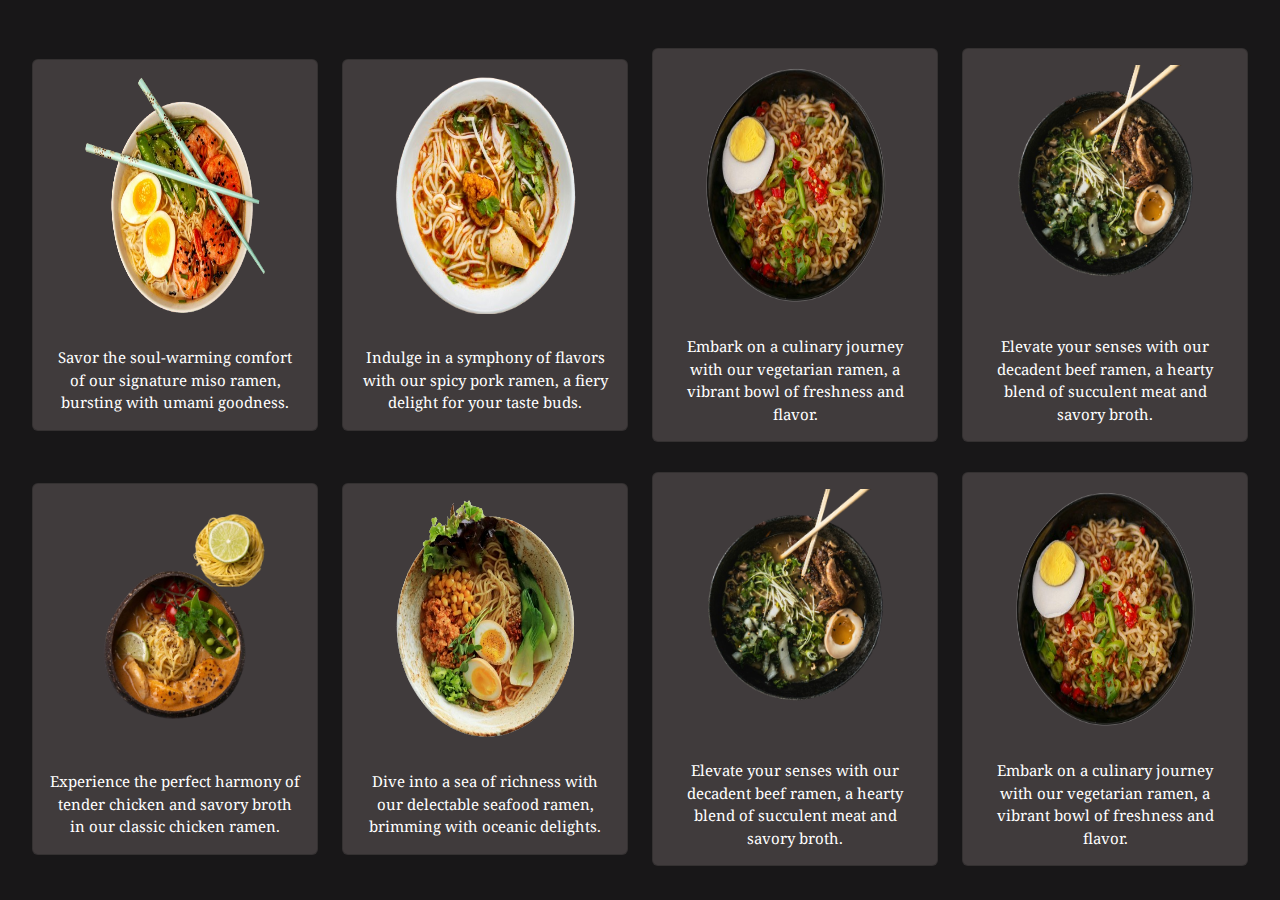
<file: index.html>
<!DOCTYPE html>
<html lang="en">
<head>
    <meta charset="UTF-8">
    <meta name="viewport" content="width=device-width, initial-scale=1.0">
    <title>CSS Responsive grid system</title>
    <link rel="stylesheet" href="./exam.css">
    <!-- bootstrap -->
    <link href="https://cdn.jsdelivr.net/npm/bootstrap@5.3.3/dist/css/bootstrap.min.css" rel="stylesheet" integrity="sha384-QWTKZyjpPEjISv5WaRU9OFeRpok6YctnYmDr5pNlyT2bRjXh0JMhjY6hW+ALEwIH" crossorigin="anonymous">
    <!-- google fonts -->
    <link rel="preconnect" href="https://fonts.googleapis.com">
    <link rel="preconnect" href="https://fonts.gstatic.com" crossorigin>
    <link href="https://fonts.googleapis.com/css2?family=Noto+Serif:ital,wght@0,100..900;1,100..900&display=swap" rel="stylesheet">
</head>
<body>
    <div class="container-fluid wrapper">
       <div class="row mt-5 d-flex align-items-center justify-content-center menu-row">
        <div class="col-md-3 col-sm-6 col-xs-12 dish-card">
            <div class="card d-flex justify-content-center align-items-center">
                <img src="./media/img1.png" class="card-img-top w-75 p-3" alt="image-1" height="270px">
                <div class="card-body text-center">
                  <p class="card-text">Savor the soul-warming comfort of our signature miso ramen, bursting with umami goodness.</p>
                </div>
              </div>
        </div>
        <div class="col-md-3 col-sm-6 col-xs-12 dish-card">
            <div class="card d-flex justify-content-center align-items-center">
                <img src="./media/img4.png" class="card-img-top w-75 p-3" alt="image-2" height="270px">
                <div class="card-body text-center">
                  <p class="card-text">Indulge in a symphony of flavors with our spicy pork ramen, a fiery delight for your taste buds.</p>
                </div>
              </div>
        </div>
        <div class="col-md-3 col-sm-6 col-xs-12 dish-card">
            <div class="card d-flex justify-content-center align-items-center">
                <img src="./media/img5.png" class="card-img-top w-75 p-3" alt="image-3" height="270px">
                <div class="card-body text-center">
                  <p class="card-text">Embark on a culinary journey with our vegetarian ramen, a vibrant bowl of freshness and flavor.</p>
                </div>
              </div>
        </div>
        <div class="col-md-3 col-sm-6 col-xs-12 dish-card">
            <div class="card d-flex justify-content-center align-items-center">
                <img src="./media/imgg3.png" class="card-img-top w-75 p-3" alt="image-6" height="270px">
                <div class="card-body text-center">
                  <p class="card-text">Elevate your senses with our decadent beef ramen, a hearty blend of succulent meat and savory broth.</p>
                </div>
              </div>
        </div>
       </div>
       <div class="row d-flex align-items-center justify-content-center menu-row">
        <div class="col-md-3 col-sm-6 col-xs-12 dish-card">
            <div class="card d-flex justify-content-center align-items-center">
                <img src="./media/img7.png" class="card-img-top w-75 p-3" alt="image-4" height="270px">
                <div class="card-body text-center">
                  <p class="card-text">Experience the perfect harmony of tender chicken and savory broth in our classic chicken ramen.</p>
                </div>
              </div>
        </div>
        <div class="col-md-3 col-sm-6 col-xs-12 dish-card">
            <div class="card d-flex justify-content-center align-items-center">
                <img src="./media/imgg2.png" class="card-img-top w-75 p-3" alt="image-5" height="270px">
                <div class="card-body text-center">
                  <p class="card-text">Dive into a sea of richness with our delectable seafood ramen, brimming with oceanic delights.</p>
                </div>
              </div>
        </div>
        <div class="col-md-3 col-sm-6 col-xs-12 dish-card">
            <div class="card d-flex justify-content-center align-items-center">
                <img src="./media/imgg3.png" class="card-img-top w-75 p-3" alt="image-6" height="270px">
                <div class="card-body text-center">
                  <p class="card-text">Elevate your senses with our decadent beef ramen, a hearty blend of succulent meat and savory broth.</p>
                </div>
              </div>
        </div>
        <div class="col-md-3 col-sm-6 col-xs-12 dish-card">
            <div class="card d-flex justify-content-center align-items-center">
                <img src="./media/img5.png" class="card-img-top w-75 p-3" alt="image-3" height="270px">
                <div class="card-body text-center">
                  <p class="card-text">Embark on a culinary journey with our vegetarian ramen, a vibrant bowl of freshness and flavor.</p>
                </div>
              </div>
        </div>
       </div>
    </div>
</body>
</html>
</file>
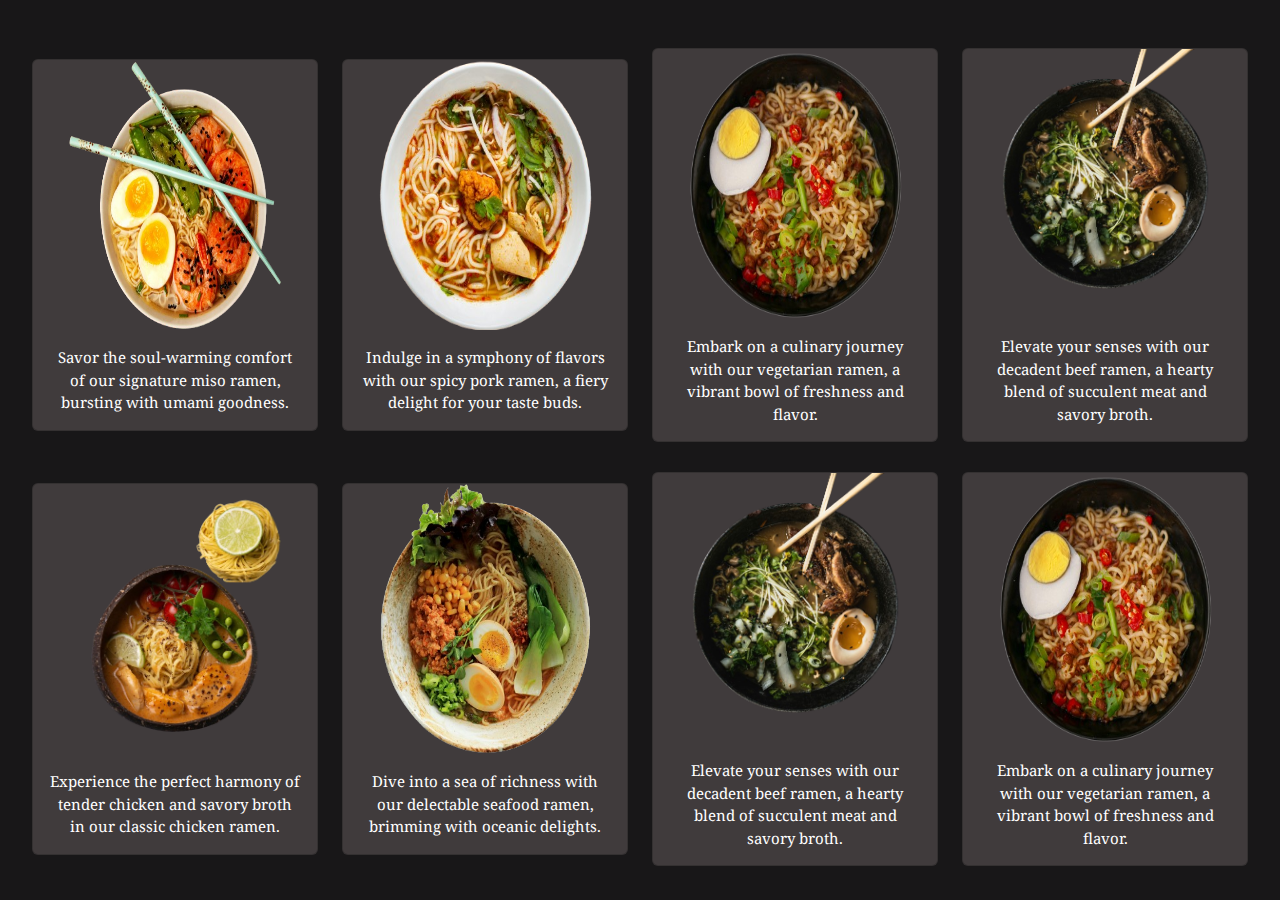
<file: exam.html>
<!DOCTYPE html>
<html lang="en">
<head>
    <meta charset="UTF-8">
    <meta name="viewport" content="width=device-width, initial-scale=1.0">
    <title>CSS Responsive grid system</title>
    <link rel="stylesheet" href="./exam.css">
    <!-- bootstrap -->
    <link href="https://cdn.jsdelivr.net/npm/bootstrap@5.3.3/dist/css/bootstrap.min.css" rel="stylesheet" integrity="sha384-QWTKZyjpPEjISv5WaRU9OFeRpok6YctnYmDr5pNlyT2bRjXh0JMhjY6hW+ALEwIH" crossorigin="anonymous">
    <!-- google fonts -->
    <link rel="preconnect" href="https://fonts.googleapis.com">
    <link rel="preconnect" href="https://fonts.gstatic.com" crossorigin>
    <link href="https://fonts.googleapis.com/css2?family=Noto+Serif:ital,wght@0,100..900;1,100..900&display=swap" rel="stylesheet">
</head>
<body>
    <div class="container-fluid wrapper">
       <div class="row mt-5 d-flex align-items-center justify-content-center menu-row">
        <div class="col-md-3 col-sm-6 col-xs-12 dish-card">
            <div class="card d-flex justify-content-center align-items-center">
                <img src="./media/img1.png" class="card-img-top w-75" alt="image-1" height="270px">
                <div class="card-body text-center">
                  <p class="card-text">Savor the soul-warming comfort of our signature miso ramen, bursting with umami goodness.</p>
                </div>
              </div>
        </div>
        <div class="col-md-3 col-sm-6 col-xs-12 dish-card">
            <div class="card d-flex justify-content-center align-items-center">
                <img src="./media/img4.png" class="card-img-top w-75" alt="image-2" height="270px">
                <div class="card-body text-center">
                  <p class="card-text">Indulge in a symphony of flavors with our spicy pork ramen, a fiery delight for your taste buds.</p>
                </div>
              </div>
        </div>
        <div class="col-md-3 col-sm-6 col-xs-12 dish-card">
            <div class="card d-flex justify-content-center align-items-center">
                <img src="./media/img5.png" class="card-img-top w-75" alt="image-3" height="270px">
                <div class="card-body text-center">
                  <p class="card-text">Embark on a culinary journey with our vegetarian ramen, a vibrant bowl of freshness and flavor.</p>
                </div>
              </div>
        </div>
        <div class="col-md-3 col-sm-6 col-xs-12 dish-card">
            <div class="card d-flex justify-content-center align-items-center">
                <img src="./media/imgg3.png" class="card-img-top w-75" alt="image-6" height="270px">
                <div class="card-body text-center">
                  <p class="card-text">Elevate your senses with our decadent beef ramen, a hearty blend of succulent meat and savory broth.</p>
                </div>
              </div>
        </div>
       </div>
       <div class="row d-flex align-items-center justify-content-center menu-row">
        <div class="col-md-3 col-sm-6 col-xs-12 dish-card">
            <div class="card d-flex justify-content-center align-items-center">
                <img src="./media/img7.png" class="card-img-top w-75" alt="image-4" height="270px">
                <div class="card-body text-center">
                  <p class="card-text">Experience the perfect harmony of tender chicken and savory broth in our classic chicken ramen.</p>
                </div>
              </div>
        </div>
        <div class="col-md-3 col-sm-6 col-xs-12 dish-card">
            <div class="card d-flex justify-content-center align-items-center">
                <img src="./media/imgg2.png" class="card-img-top w-75" alt="image-5" height="270px">
                <div class="card-body text-center">
                  <p class="card-text">Dive into a sea of richness with our delectable seafood ramen, brimming with oceanic delights.</p>
                </div>
              </div>
        </div>
        <div class="col-md-3 col-sm-6 col-xs-12 dish-card">
            <div class="card d-flex justify-content-center align-items-center">
                <img src="./media/imgg3.png" class="card-img-top w-75" alt="image-6" height="270px">
                <div class="card-body text-center">
                  <p class="card-text">Elevate your senses with our decadent beef ramen, a hearty blend of succulent meat and savory broth.</p>
                </div>
              </div>
        </div>
        <div class="col-md-3 col-sm-6 col-xs-12 dish-card">
            <div class="card d-flex justify-content-center align-items-center">
                <img src="./media/img5.png" class="card-img-top w-75" alt="image-3" height="270px">
                <div class="card-body text-center">
                  <p class="card-text">Embark on a culinary journey with our vegetarian ramen, a vibrant bowl of freshness and flavor.</p>
                </div>
              </div>
        </div>
       </div>
    </div>
</body>
</html>
</file>
<file: exam.css>
*{
    padding: 0;
    margin: 0;
}
body{
    background-color: #181718 !important;
}
.wrapper{
    font-family: "Noto Serif", serif;
    font-size: 15px;
}
.card{
    background-color: rgba(136, 124, 124, 0.362) !important;
    color:white !important;
}
@media(max-width:768px) {
    .dish-card{
        margin-bottom: 30px;
    }
}
@media(min-width:768px) {
    .menu-row{
        padding: 0 20px;
        margin-bottom: 30px;
    }
}
</file>
